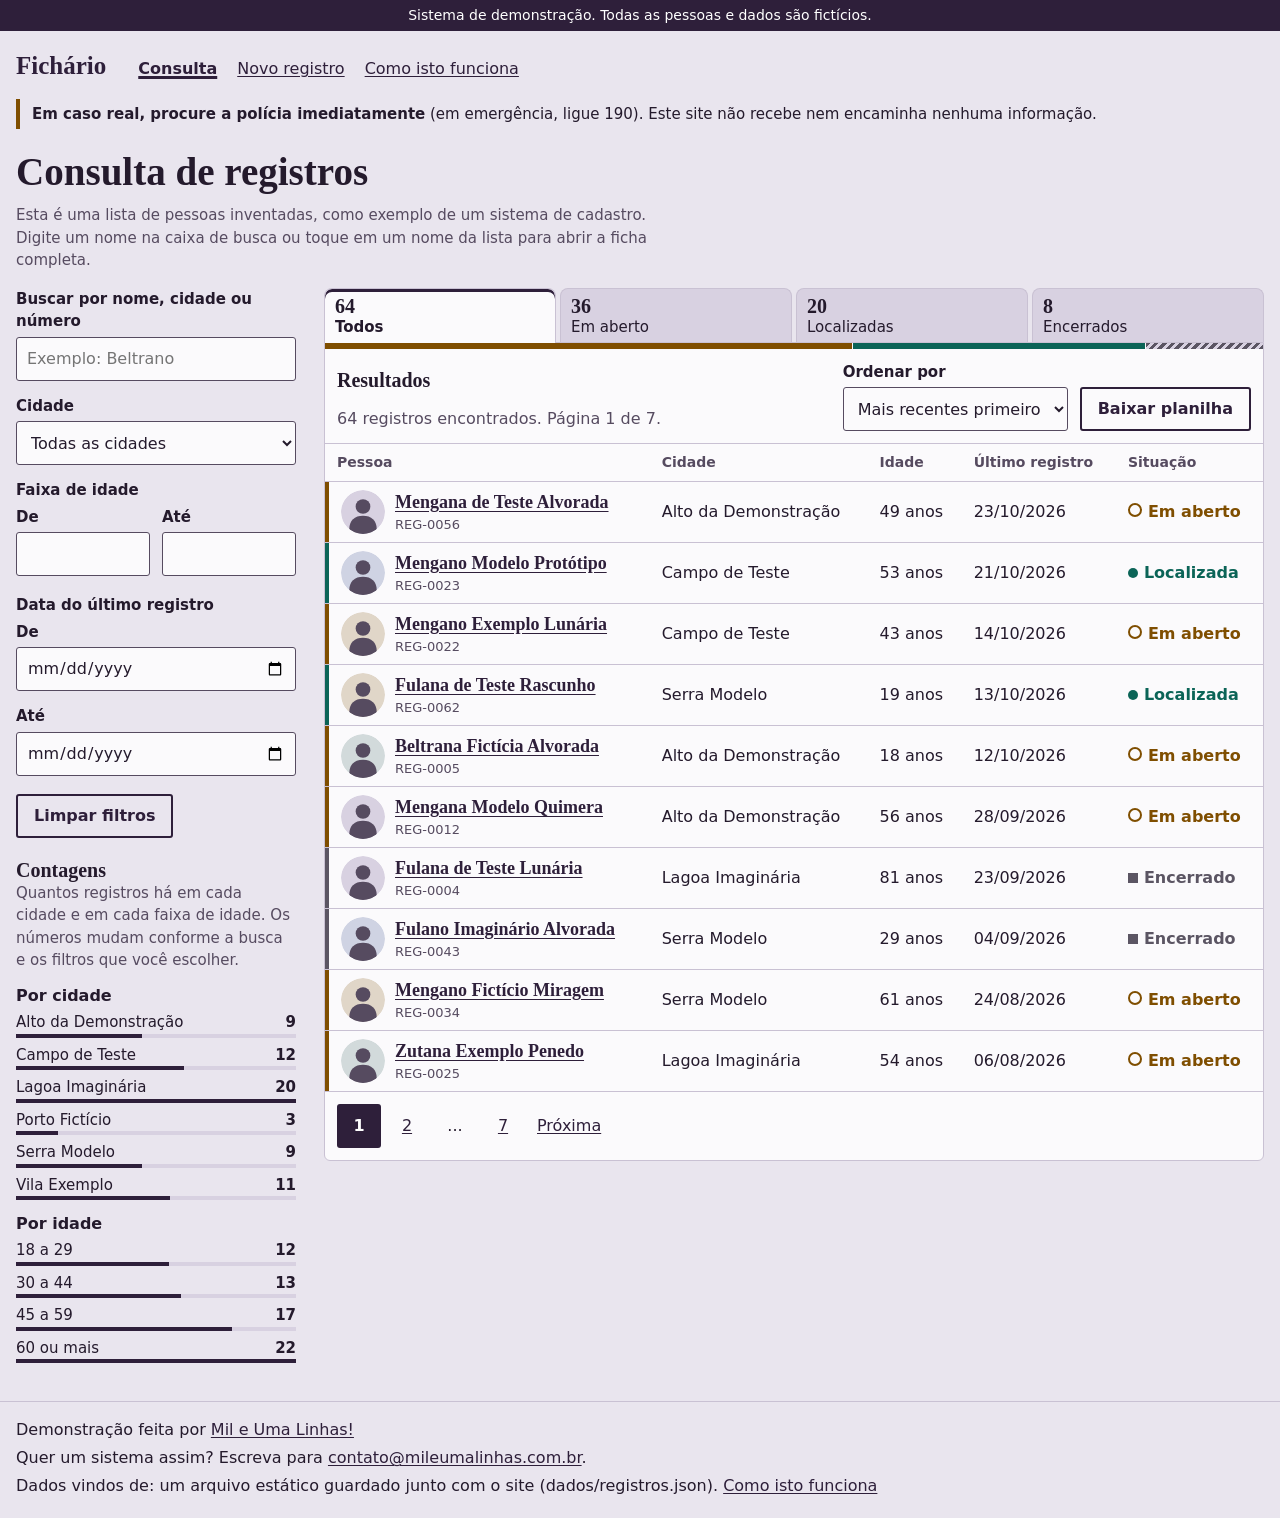
<file: index.html>
<!doctype html>
<html lang="pt-BR">
<head>
<meta charset="utf-8">
<meta name="viewport" content="width=device-width, initial-scale=1">
<meta http-equiv="Content-Security-Policy" content="default-src 'none'; script-src 'self'; style-src 'self'; img-src 'self'; connect-src 'self' http://localhost:* http://127.0.0.1:*; base-uri 'none'; form-action 'none'">
<meta name="referrer" content="no-referrer">
<meta name="robots" content="noindex">
<meta name="description" content="Sistema de demonstração de consulta e cadastro de registros. Todas as pessoas e dados são fictícios.">
<title>Fichário, sistema de demonstração</title>
<meta name="theme-color" content="#2b2039">
<meta property="og:type" content="website">
<meta property="og:locale" content="pt_BR">
<meta property="og:title" content="Fichário: sistema de consulta de demonstração">
<meta property="og:description" content="Consulta com filtros, cadastro, CSV e API em Java. Todas as pessoas e dados são fictícios.">
<meta property="og:image" content="https://toshiro01001.github.io/teste-teste/docs/tela.webp">
<link rel="icon" href="assets/icone.svg" type="image/svg+xml">
<link rel="stylesheet" href="assets/estilo.css">
<script src="assets/config.js" defer></script>
<script src="assets/app.js" defer></script>
</head>
<body>
<a class="pular" href="#conteudo" id="pular">Pular para o conteúdo</a>
<p class="faixa" role="region" aria-label="Aviso de demonstração">Sistema de demonstração. Todas as pessoas e dados são fictícios.</p>

<header class="topo">
  <a class="marca" href="#/">Fichário</a>
  <nav aria-label="Principal">
    <ul>
      <li><a href="#/" data-rota="lista">Consulta</a></li>
      <li><a href="#/novo" data-rota="novo">Novo registro</a></li>
      <li><a href="#/como-funciona" data-rota="como">Como isto funciona</a></li>
    </ul>
  </nav>
</header>

<p class="aviso-real" role="region" aria-label="Aviso sobre casos reais"><strong>Em caso real, procure a polícia imediatamente</strong> (em emergência, ligue 190). Este site não recebe nem encaminha nenhuma informação.</p>

<main id="conteudo" tabindex="-1">
  <noscript><p class="alerta">Este sistema precisa de JavaScript ligado para funcionar.</p></noscript>
  <p class="alerta" id="erro-geral" role="alert" hidden></p>

  <section id="v-lista" hidden>
    <h1 tabindex="-1">Consulta de registros</h1>
    <p class="nota intro">Esta é uma lista de pessoas inventadas, como exemplo de um sistema de cadastro. Digite um nome na caixa de busca ou toque em um nome da lista para abrir a ficha completa.</p>
    <div class="consulta">
      <div class="col-filtros">
        <form id="f-filtros" novalidate>
          <div class="campo">
            <label for="busca">Buscar por nome, cidade ou número</label>
            <input id="busca" name="busca" type="search" maxlength="80" autocomplete="off" placeholder="Exemplo: Beltrano">
          </div>
          <details id="mais-filtros">
            <summary>Mais filtros <span id="qtd-filtros"></span></summary>
            <div class="campo">
              <label for="cidade">Cidade</label>
              <select id="cidade" name="cidade"><option value="">Todas as cidades</option></select>
            </div>
            <fieldset>
              <legend>Faixa de idade</legend>
              <div class="par">
                <div class="campo"><label for="idadeMin">De</label><input id="idadeMin" name="idadeMin" type="number" inputmode="numeric" min="0" max="150" aria-describedby="erro-filtros"></div>
                <div class="campo"><label for="idadeMax">Até</label><input id="idadeMax" name="idadeMax" type="number" inputmode="numeric" min="0" max="150" aria-describedby="erro-filtros"></div>
              </div>
            </fieldset>
            <fieldset>
              <legend>Data do último registro</legend>
              <div class="par datas">
                <div class="campo"><label for="dataDe">De</label><input id="dataDe" name="dataDe" type="date" aria-describedby="erro-filtros"></div>
                <div class="campo"><label for="dataAte">Até</label><input id="dataAte" name="dataAte" type="date" aria-describedby="erro-filtros"></div>
              </div>
            </fieldset>
            <p class="erro" id="erro-filtros" role="alert" hidden></p>
            <button type="button" class="botao secundario" id="limpar">Limpar filtros</button>
          </details>
        </form>
      </div>

      <div class="col-resultados">
        <div class="abas" role="group" aria-label="Filtrar por situação" id="abas"></div>
        <div class="pasta">
          <div class="proporcao" id="proporcao" aria-hidden="true"></div>
          <div class="barra">
            <h2 id="titulo-resultados" tabindex="-1">Resultados</h2>
            <p id="contagem" role="status"></p>
            <div class="campo ordem">
              <label for="ordenar">Ordenar por</label>
              <select id="ordenar">
                <option value="-data">Mais recentes primeiro</option>
                <option value="data">Mais antigos primeiro</option>
                <option value="nome">Nome, de A a Z</option>
                <option value="-nome">Nome, de Z a A</option>
                <option value="idade">Idade, menor primeiro</option>
                <option value="-idade">Idade, maior primeiro</option>
                <option value="cidade">Cidade, de A a Z</option>
                <option value="-cidade">Cidade, de Z a A</option>
              </select>
            </div>
            <button type="button" class="botao secundario" id="exportar" title="Baixa a lista filtrada em um arquivo CSV, que abre no Excel ou em outra planilha">Baixar planilha</button>
          </div>
          <table class="tabela" id="tabela" role="table">
            <caption class="invisivel">Registros fictícios encontrados</caption>
            <thead role="rowgroup"><tr role="row">
              <th role="columnheader" scope="col">Pessoa</th>
              <th role="columnheader" scope="col">Cidade</th>
              <th role="columnheader" scope="col">Idade</th>
              <th role="columnheader" scope="col">Último registro</th>
              <th role="columnheader" scope="col">Situação</th>
            </tr></thead>
            <tbody role="rowgroup" id="linhas"></tbody>
          </table>
          <div class="vazio" id="vazio" hidden>
            <p>Nenhum registro com estes filtros. Limpe os filtros ou amplie a faixa de idade e de data.</p>
            <button type="button" class="botao" id="limpar-vazio">Limpar filtros</button>
          </div>
          <nav class="paginas" aria-label="Páginas de resultados" id="paginas"></nav>
        </div>
      </div>

      <section class="col-contagens" aria-labelledby="titulo-contagens">
        <h2 id="titulo-contagens">Contagens</h2>
        <p class="nota">Quantos registros há em cada cidade e em cada faixa de idade. Os números mudam conforme a busca e os filtros que você escolher.</p>
        <h3>Por cidade</h3>
        <ul class="medidas" id="por-cidade"></ul>
        <h3>Por idade</h3>
        <ul class="medidas" id="por-idade"></ul>
      </section>
    </div>
  </section>

  <section id="v-detalhe" hidden>
    <p><a id="voltar" href="#/">Voltar à consulta</a></p>
    <div class="detalhe">
      <article class="ficha" id="ficha">
        <div class="ficha-topo">
          <span id="ficha-avatar"></span>
          <div>
            <h1 id="ficha-nome" tabindex="-1"></h1>
            <p class="situacao" id="ficha-situacao"></p>
          </div>
        </div>
        <dl id="ficha-dados"></dl>
        <h2>Descrição</h2>
        <p id="ficha-descricao"></p>
      </article>

      <div class="painel-form">
        <h2>Tenho uma informação</h2>
        <p class="nota">Este formulário mostra como alguém poderia mandar uma informação sobre a pessoa da ficha. Preencha os campos e toque em "Testar o envio" para ver a conferência funcionando.</p>
        <p class="nota-forte" id="nota-informacao"></p>
        <form id="f-info" novalidate>
          <p class="nota">Preencha com dados inventados. Só o e-mail é opcional.</p>
          <div class="resumo-erros" id="f-info-erros" tabindex="-1" role="alert" hidden></div>
          <div class="campo"><label for="i-local">Onde foi</label><input id="i-local" name="local" maxlength="80" autocomplete="off" aria-required="true" aria-describedby="i-local-erro"><p class="erro" id="i-local-erro" hidden></p></div>
          <div class="campo"><label for="i-data">Quando foi</label><input id="i-data" name="data" type="date" aria-required="true" aria-describedby="i-data-erro"><p class="erro" id="i-data-erro" hidden></p></div>
          <div class="campo"><label for="i-relato">O que foi visto</label><textarea id="i-relato" name="relato" rows="4" maxlength="600" aria-required="true" aria-describedby="i-relato-erro"></textarea><p class="erro" id="i-relato-erro" hidden></p></div>
          <div class="campo"><label for="i-contato">E-mail para retorno (opcional)</label><input id="i-contato" name="contato" type="email" maxlength="120" autocomplete="off" aria-describedby="i-contato-erro"><p class="erro" id="i-contato-erro" hidden></p></div>
          <div class="campo marcar"><input id="i-ciente" name="ciente" type="checkbox" aria-required="true" aria-describedby="i-ciente-erro"><label for="i-ciente">Entendi que esta é uma demonstração e que ninguém vai receber esta informação.</label><p class="erro" id="i-ciente-erro" hidden></p></div>
          <button class="botao" type="submit">Testar o envio</button>
        </form>
        <div class="confirmacao" id="f-info-ok" tabindex="-1" hidden>
          <p id="f-info-ok-texto"></p>
          <p>Em caso real, procure a polícia.</p>
          <button type="button" class="botao secundario" id="f-info-nova">Preencher de novo</button>
        </div>
      </div>
    </div>
  </section>

  <section id="v-novo" hidden>
    <h1 tabindex="-1">Novo registro</h1>
    <div class="painel-form estreito">
      <p class="nota">Aqui você cadastra uma pessoa inventada para ver como o sistema confere cada campo. Preencha tudo e toque em "Cadastrar registro". Se algo estiver errado, a tela aponta o campo e explica o motivo.</p>
      <p class="nota-forte" id="nota-novo"></p>
      <form id="f-novo" novalidate>
        <p class="nota">Use só dados inventados. Todos os campos são obrigatórios.</p>
        <div class="resumo-erros" id="f-novo-erros" tabindex="-1" role="alert" hidden></div>
        <div class="campo"><label for="n-nome">Nome fictício</label><input id="n-nome" name="nome" maxlength="80" autocomplete="off" aria-required="true" aria-describedby="n-nome-erro"><p class="erro" id="n-nome-erro" hidden></p></div>
        <div class="par">
          <div class="campo"><label for="n-idade">Idade</label><input id="n-idade" name="idade" type="number" inputmode="numeric" min="18" max="110" aria-required="true" aria-describedby="n-idade-erro"><p class="erro" id="n-idade-erro" hidden></p></div>
          <div class="campo"><label for="n-situacao">Situação</label><select id="n-situacao" name="situacao" aria-required="true" aria-describedby="n-situacao-erro"><option value="">Escolha</option><option value="em_aberto">Em aberto</option><option value="localizada">Localizada</option><option value="encerrado">Encerrado</option></select><p class="erro" id="n-situacao-erro" hidden></p></div>
        </div>
        <div class="campo"><label for="n-cidade">Cidade fictícia</label><input id="n-cidade" name="cidade" maxlength="60" autocomplete="off" aria-required="true" aria-describedby="n-cidade-erro"><p class="erro" id="n-cidade-erro" hidden></p></div>
        <div class="campo"><label for="n-data">Data do último registro</label><input id="n-data" name="data" type="date" aria-required="true" aria-describedby="n-data-erro"><p class="erro" id="n-data-erro" hidden></p></div>
        <div class="campo"><label for="n-descricao">Descrição</label><textarea id="n-descricao" name="descricao" rows="4" maxlength="600" aria-required="true" aria-describedby="n-descricao-erro"></textarea><p class="erro" id="n-descricao-erro" hidden></p></div>
        <button class="botao" type="submit">Cadastrar registro</button>
      </form>
      <div class="confirmacao" id="f-novo-ok" tabindex="-1" hidden>
        <p id="f-novo-ok-texto"></p>
        <p><a id="f-novo-link" href="#/">Abrir a ficha</a></p>
        <button type="button" class="botao secundario" id="f-novo-nova">Cadastrar outro</button>
      </div>
    </div>
  </section>

  <section id="v-como" class="texto" hidden>
    <h1 tabindex="-1">Como isto funciona</h1>
    <p>O Fichário é um exemplo de sistema de cadastro: uma lista de pessoas inventadas que você pode buscar, filtrar, abrir uma por uma e aumentar com novos registros. Ele existe para mostrar o tipo de sistema que a Mil e Uma Linhas! faz. Nada aqui é real e nada é vendido ou cobrado.</p>
    <h2>O que você pode fazer</h2>
    <ul>
      <li><strong>Consulta:</strong> digite um nome, uma cidade ou um número na caixa de busca. A lista muda enquanto você digita. Toque em um nome para abrir a ficha completa.</li>
      <li><strong>Mais filtros:</strong> escolha a cidade, a faixa de idade e o período. As abas acima da lista separam por situação (em aberto, localizada, encerrado).</li>
      <li><strong>Baixar planilha:</strong> salva a lista que está na tela em um arquivo que abre no Excel ou em outra planilha.</li>
      <li><strong>Novo registro:</strong> cadastra uma pessoa inventada. Se algum campo estiver errado, a tela aponta qual e explica o motivo.</li>
    </ul>
    <h2>Por dentro, em linguagem comum</h2>
    <p>O sistema tem duas partes que conversam. A primeira é a tela que você está vendo, que roda no navegador sem instalar nada: a busca, os filtros, a ordenação, as páginas, as contagens e a planilha ficam todos aqui. Cada ficha e cada busca tem endereço próprio: copie o link da barra do navegador e a mesma tela abre em outro aparelho. A tela foi feita para funcionar pelo teclado e com leitor de tela.</p>
    <p>A segunda parte é de onde vêm os dados. Nesta versão publicada, as fichas vêm de um arquivo fixo guardado junto com o site, e o que você cadastra fica só nesta aba: some ao recarregar a página. Na versão com servidor, um programa em Java recebe os pedidos, confere cada campo, recusa o que estiver errado e explica o motivo. O projeto traz ainda o desenho das tabelas para guardar tudo em um banco de dados.</p>
    <p>Agora os dados desta tela vêm de: <strong id="modo-como"></strong>.</p>
    <details class="tecnico" id="detalhes-tecnicos">
      <summary>Detalhes técnicos</summary>
      <ul>
        <li><strong>Tela:</strong> HTML, CSS e JavaScript sem bibliotecas, sem etapa de build e sem nada carregado de terceiros. As rotas (consulta, ficha, novo registro) e os filtros ficam no endereço da página, depois do símbolo #.</li>
        <li><strong>Fontes de dados:</strong> o arquivo <code>dados/registros.json</code> (modo estático) ou a API em Java (modo servidor). As duas respondem às mesmas funções no código, e um teste confere que dão os mesmos resultados.</li>
        <li><strong>API (a parte do servidor que responde aos pedidos da tela):</strong> Java 17 puro, com <code>com.sun.net.httpserver</code>, sem framework e sem dependência externa. Rotas REST para listar, abrir, criar, atualizar e apagar registros e para as contagens. Erros de preenchimento voltam com status 400 e o motivo por campo. Os dados ficam na memória do servidor.</li>
        <li><strong>Banco de dados:</strong> o esquema SQL está em <code>servidor-java/sql/esquema.sql</code> e é testado em SQLite. O servidor da demonstração não usa banco; para ligar um, troca-se a classe de repositório por uma versão com JDBC.</li>
        <li><strong>Segurança:</strong> Content-Security-Policy restrita (nada externo), todo dado variável entra como texto e nunca como HTML, as mesmas regras de validação rodam na tela e no servidor, o servidor só deixa alterar dados a partir de uma origem autorizada e recusa corpos acima de 64 KB, e a planilha protege contra fórmulas injetadas. Não há login: numa publicação real, a API ficaria atrás de HTTPS com autenticação.</li>
        <li><strong>Acessibilidade e testes:</strong> navegação por teclado, leitor de tela e contraste AA conferidos por testes automatizados no Chromium (computador, iPhone 13 e tela de 320 px), além de testes da API em Java e do esquema SQL.</li>
      </ul>
      <p>O código completo e as instruções para rodar estão no README do repositório.</p>
    </details>
    <h2>O que dá para adaptar</h2>
    <p>A estrutura é a mesma para qualquer cadastro. Mudam os campos, os filtros e as regras:</p>
    <ul>
      <li><strong>Estoque:</strong> produto, quantidade, depósito, validade e alerta de falta.</li>
      <li><strong>Clientes:</strong> contato, cidade, situação do atendimento e última conversa.</li>
      <li><strong>Processos:</strong> número, responsável, prazo e andamento.</li>
      <li><strong>Qualquer outro cadastro:</strong> associados, matrículas, equipamentos, chamados.</li>
    </ul>
    <h2>O que esta demonstração não faz</h2>
    <p>Não é um serviço oficial, não tem ligação com nenhum órgão público e não recebe nem encaminha informações. As pessoas, as cidades e os casos foram inventados. Em caso real, procure a polícia.</p>
  </section>

  <section id="v-nao" hidden>
    <h1 tabindex="-1">Página não encontrada</h1>
    <p id="nao-texto">Este endereço não leva a nenhuma tela do sistema.</p>
    <p><a href="#/">Ir para a consulta</a></p>
  </section>
</main>

<footer class="rodape">
  <p>Demonstração feita por <a href="https://mileumalinhas.com.br" rel="noopener">Mil e Uma Linhas!</a></p>
  <p>Quer um sistema assim? Escreva para <a href="mailto:contato@mileumalinhas.com.br">contato@mileumalinhas.com.br</a>.</p>
  <p>Dados vindos de: <span id="modo-rodape"></span>. <a href="#/como-funciona">Como isto funciona</a></p>
</footer>
<div class="invisivel" id="anuncio" role="status"></div>
</body>
</html>
</file>
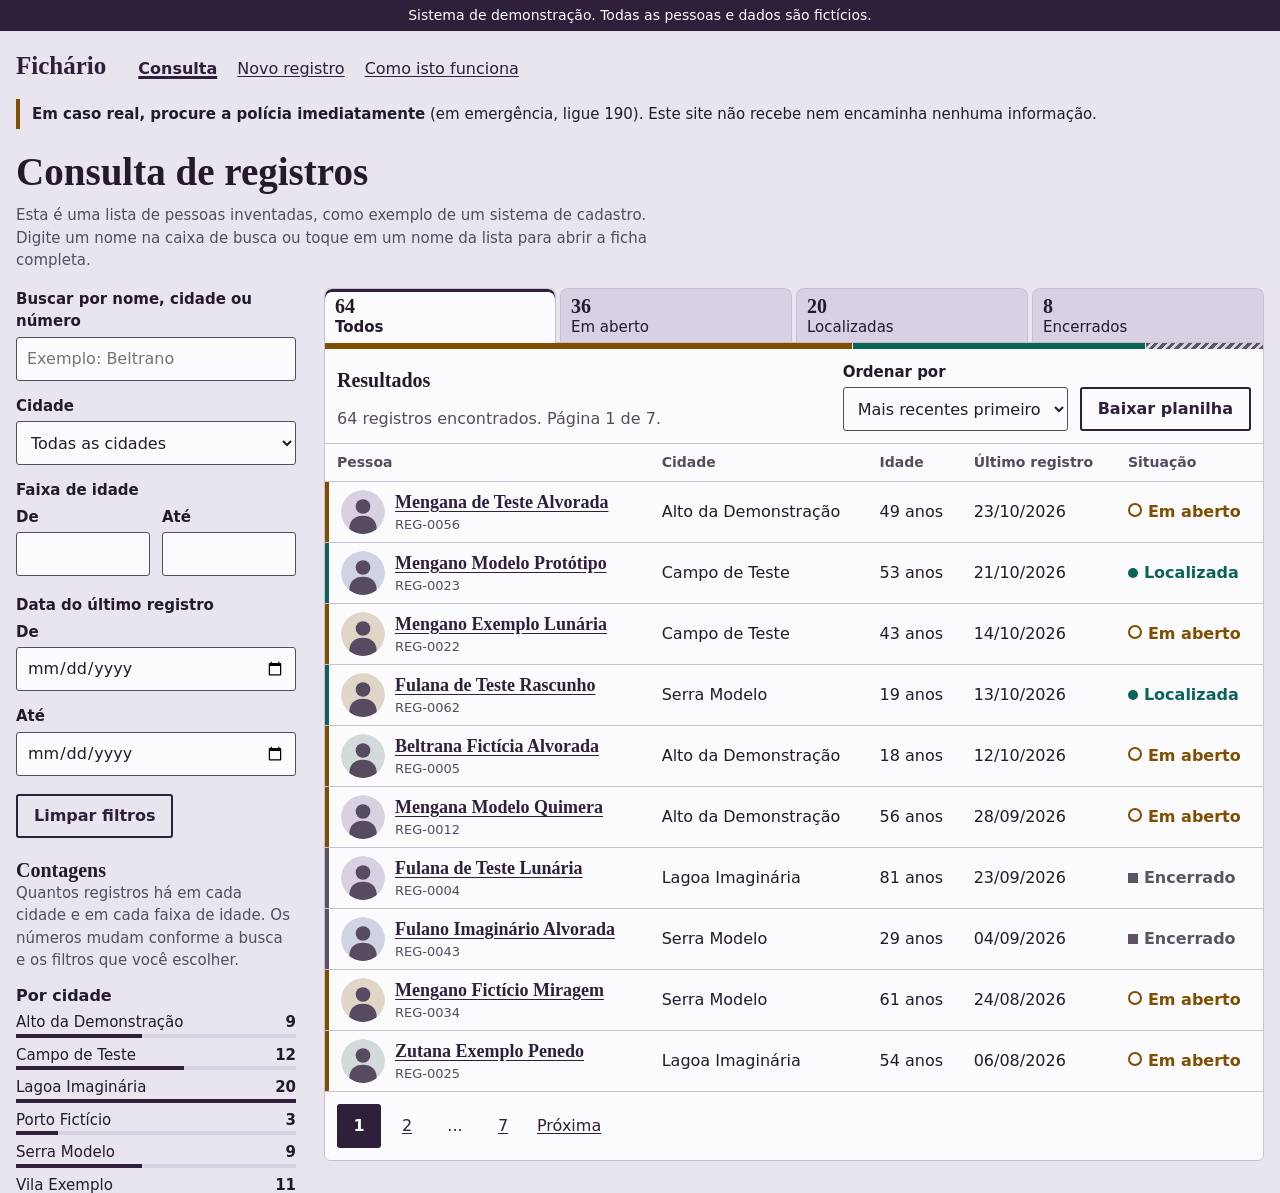
<file: PoliciaIndex/lista.html>
<!doctype html>
<html lang="pt-BR">
<head>
<meta charset="utf-8">
<meta name="viewport" content="width=device-width, initial-scale=1">
<meta http-equiv="Content-Security-Policy" content="default-src 'none'; style-src 'self'; img-src 'self'; base-uri 'none'; form-action 'none'">
<meta http-equiv="refresh" content="0; url=../index.html">
<meta name="robots" content="noindex">
<title>Fichário, sistema de demonstração</title>
<link rel="icon" href="../assets/icone.svg" type="image/svg+xml">
<link rel="stylesheet" href="../assets/estilo.css">
</head>
<body>
<p class="faixa">Sistema de demonstração. Todas as pessoas e dados são fictícios.</p>
<main id="conteudo">
  <h1>Esta página mudou de lugar</h1>
  <p><a href="../index.html">Ir para a consulta de registros</a></p>
</main>
<footer class="rodape"><p>Demonstração feita por <a href="https://mileumalinhas.com.br" rel="noopener">Mil e Uma Linhas!</a></p></footer>
</body>
</html>
</file>
<file: assets/estilo.css>
:root {
  color-scheme: light;
  --berinjela: #2e1f3a;
  --tinta: #241a2c;
  --lousa: #564b60;
  --nevoa: #e9e5ee;
  --aba: #d8d1e1;
  --papel: #fbfafc;
  --filete: #c9c1d3;
  --ambar: #7f4e00;
  --verde: #0b6457;
  --cinza: #5b5563;
  --erro: #9b1c31;
  --serifa: "Iowan Old Style", "Palatino Linotype", Palatino, "Book Antiqua", Georgia, serif;
  --sem-serifa: "Avenir Next", "Segoe UI", "Noto Sans", system-ui, sans-serif;
}

* { box-sizing: border-box; }
html { scroll-padding-top: 4.5rem; -webkit-text-size-adjust: 100%; }
body {
  margin: 0;
  background: var(--nevoa);
  color: var(--tinta);
  font: 1rem/1.5 var(--sem-serifa);
  overflow-wrap: anywhere;
}
h1, h2, h3 { font-family: var(--serifa); font-weight: 600; line-height: 1.2; margin: 0; }
h1 { font-size: 1.953rem; }
h2 { font-size: 1.25rem; }
h3 { font-size: 1rem; font-family: var(--sem-serifa); }
p { margin: 0 0 .75rem; }
a { color: var(--berinjela); text-underline-offset: .15em; }
a:hover { text-decoration-thickness: 2px; }
:focus { outline: none; }
:focus-visible, a:focus-visible, summary:focus-visible { outline: 3px solid var(--ambar); outline-offset: 2px; border-radius: 2px; }
[hidden] { display: none !important; }

.invisivel { position: absolute; width: 1px; height: 1px; margin: -1px; overflow: hidden; clip-path: inset(50%); white-space: nowrap; }
.pular { position: absolute; left: 1rem; top: -4rem; z-index: 30; background: var(--papel); padding: .5rem .75rem; }
.pular:focus { top: .5rem; }

.faixa {
  position: sticky;
  top: 0;
  z-index: 20;
  margin: 0;
  padding: .4rem 1rem;
  background: var(--berinjela);
  color: #fff;
  font-size: .875rem;
  line-height: 1.3;
  text-align: center;
}

.topo {
  display: flex;
  flex-wrap: wrap;
  align-items: baseline;
  gap: .25rem 2rem;
  max-width: 80rem;
  margin: 0 auto;
  padding: 1rem 1rem .5rem;
}
.marca { font: 600 1.563rem/1.2 var(--serifa); text-decoration: none; color: var(--berinjela); }
.topo ul { display: flex; flex-wrap: wrap; gap: 0 1.25rem; margin: 0; padding: 0; list-style: none; }
.topo li a { display: inline-block; padding: .625rem 0; }
.topo a[aria-current] { font-weight: 700; text-decoration-thickness: 3px; }

.aviso-real {
  max-width: 78rem;
  margin: 0 auto .75rem;
  margin-inline: max(1rem, calc((100% - 78rem) / 2));
  padding: .25rem 0 .25rem .75rem;
  border-left: 4px solid var(--ambar);
  font-size: .9375rem;
}

main { display: block; max-width: 80rem; margin: 0 auto; padding: .5rem 1rem 2rem; }
main > section > h1 { margin-bottom: 1rem; }

.alerta { padding: .75rem 1rem; background: var(--papel); border: 2px solid var(--erro); color: var(--erro); }

/* Consulta: a pasta com abas é o centro da tela. */
.consulta {
  display: grid;
  grid-template-columns: minmax(0, 1fr);
  gap: 1.25rem;
}

.campo { margin-bottom: .875rem; min-width: 0; }
label, legend { display: block; font-weight: 600; font-size: .9375rem; margin-bottom: .25rem; }
legend { padding: 0; }
fieldset { border: 0; padding: 0; margin: 0 0 .25rem; min-width: 0; }
input, select, textarea, .botao { font: inherit; color: inherit; }
input:not([type=checkbox]), select, textarea {
  display: block;
  width: 100%;
  min-width: 0;
  min-height: 2.75rem;
  padding: .5rem .625rem;
  background: var(--papel);
  border: 1px solid var(--lousa);
  border-radius: 3px;
}
input[aria-invalid=true], select[aria-invalid=true], textarea[aria-invalid=true] { border: 2px solid var(--erro); }
input[type=date] { -webkit-appearance: none; appearance: none; }
textarea { resize: vertical; }
.par { display: grid; grid-template-columns: repeat(2, minmax(0, 1fr)); gap: .75rem; }
.par.datas { grid-template-columns: minmax(0, 1fr); gap: 0; }
.erro { margin: .25rem 0 0; color: var(--erro); font-size: .9375rem; font-weight: 600; }
.marcar { display: grid; grid-template-columns: auto 1fr; gap: .25rem .5rem; align-items: start; }
.marcar input { width: 1.375rem; height: 1.375rem; margin: .1rem 0 0; }
.marcar label { font-weight: 400; margin: 0; }
.marcar .erro { grid-column: 1 / -1; }

.botao {
  display: inline-block;
  min-height: 2.75rem;
  padding: .5rem 1rem;
  background: var(--berinjela);
  color: #fff;
  border: 2px solid var(--berinjela);
  border-radius: 3px;
  font-weight: 600;
  cursor: pointer;
}
.botao.secundario { background: transparent; color: var(--berinjela); }
.botao:hover { background: var(--lousa); border-color: var(--lousa); color: #fff; }
.botao[disabled] { opacity: .6; cursor: progress; }

summary { min-height: 2.75rem; padding: .625rem 0; font-weight: 600; cursor: pointer; }
#qtd-filtros { font-weight: 400; }

.abas { display: grid; grid-template-columns: repeat(4, minmax(0, 1fr)); gap: .125rem; align-items: stretch; }
.aba {
  position: relative;
  display: block;
  width: 100%;
  min-height: 3.25rem;
  padding: .375rem .1875rem;
  background: var(--aba);
  color: var(--tinta);
  border: 1px solid var(--filete);
  border-bottom: 0;
  border-radius: 8px 8px 0 0;
  font: inherit;
  font-size: .75rem;
  line-height: 1.2;
  text-align: left;
  overflow-wrap: normal;
  cursor: pointer;
}
.aba b { display: block; font: 600 1.25rem/1.15 var(--serifa); }
.aba:hover { background: #cec6d9; }
.aba[aria-pressed=true] {
  z-index: 1;
  margin-bottom: -1px;
  padding-bottom: calc(.375rem + 1px);
  background: var(--papel);
  font-weight: 700;
  box-shadow: inset 0 3px 0 var(--marca-aba, var(--berinjela));
}
.aba.s-em_aberto { --marca-aba: var(--ambar); }
.aba.s-localizada { --marca-aba: var(--verde); }
.aba.s-encerrado { --marca-aba: var(--cinza); }

.pasta { background: var(--papel); border: 1px solid var(--filete); border-radius: 0 0 6px 6px; }
.proporcao { display: flex; height: 6px; gap: 1px; background: var(--papel); }
.proporcao span { min-width: 0; }
.proporcao .s-em_aberto { background: var(--ambar); }
.proporcao .s-localizada { background: var(--verde); }
.proporcao .s-encerrado { background: repeating-linear-gradient(135deg, var(--cinza) 0 3px, var(--aba) 3px 6px); }

.barra { display: grid; gap: .5rem .75rem; padding: .75rem; border-bottom: 1px solid var(--filete); }
.barra p { margin: 0; color: var(--lousa); }
.barra .ordem { margin: 0; }
.barra .botao { width: 100%; }

.tabela { width: 100%; border-collapse: collapse; }
.tabela thead { position: absolute; width: 1px; height: 1px; overflow: hidden; clip-path: inset(50%); }
.tabela, .tabela tbody { display: block; }
.tabela tr {
  position: relative;
  display: grid;
  grid-template-columns: repeat(2, minmax(0, 1fr));
  gap: .375rem .75rem;
  padding: .75rem .75rem .75rem 1rem;
  border-bottom: 1px solid var(--filete);
  box-shadow: inset 4px 0 0 var(--marca-aba, var(--filete));
}
.tabela tr:hover { background: #f1eef4; }
.tabela tr.s-em_aberto { --marca-aba: var(--ambar); }
.tabela tr.s-localizada { --marca-aba: var(--verde); }
.tabela tr.s-encerrado { --marca-aba: var(--cinza); }
.tabela td { display: block; min-width: 0; }
.tabela td[data-rotulo]::before { content: attr(data-rotulo); display: block; font-size: .8125rem; color: var(--lousa); }
.tabela td.pessoa { grid-column: 1 / -1; }
.pessoa-dentro { display: flex; align-items: center; gap: .625rem; }
.pessoa a { font: 600 1.125rem/1.25 var(--serifa); }
.pessoa a::after { content: ""; position: absolute; inset: 0; }
.pessoa small { display: block; color: var(--lousa); font-size: .8125rem; font-variant-numeric: tabular-nums; }
td, .tabela td { font-variant-numeric: tabular-nums; }

.avatar { display: block; flex: none; width: 2.75rem; height: 2.75rem; border-radius: 50%; }
.avatar .fundo { fill: var(--aba); }
.avatar .figura { fill: var(--lousa); }
.avatar.t1 .fundo { fill: #d2dadb; }
.avatar.t2 .fundo { fill: #e0d6c8; }
.avatar.t3 .fundo { fill: #cfd3e3; }
.situacao { margin: 0; font-weight: 600; }
.situacao::before { content: ""; display: inline-block; width: .625rem; height: .625rem; margin-right: .375rem; }
.situacao.s-em_aberto { color: var(--ambar); }
.situacao.s-em_aberto::before { border: 2px solid currentColor; border-radius: 50%; }
.situacao.s-localizada { color: var(--verde); }
.situacao.s-localizada::before { background: currentColor; border-radius: 50%; }
.situacao.s-encerrado { color: var(--cinza); }
.situacao.s-encerrado::before { background: currentColor; }

.vazio { padding: 2rem 1rem; }
.paginas { padding: .75rem; }
.paginas ul { display: flex; flex-wrap: wrap; gap: .25rem; margin: 0; padding: 0; list-style: none; }
.paginas a, .paginas span {
  display: inline-flex;
  align-items: center;
  justify-content: center;
  min-width: 2.75rem;
  min-height: 2.75rem;
  padding: 0 .5rem;
  border-radius: 3px;
  font-variant-numeric: tabular-nums;
}
.paginas a[aria-current] { background: var(--berinjela); color: #fff; font-weight: 700; text-decoration: none; }

.col-contagens { padding-top: .25rem; }
.col-contagens h3 { margin: .875rem 0 .375rem; }
.nota { color: var(--lousa); font-size: .9375rem; }
.medidas { margin: 0; padding: 0; list-style: none; font-size: .9375rem; }
.medidas li { display: grid; grid-template-columns: 1fr auto; gap: 0 .5rem; margin-bottom: .375rem; font-variant-numeric: tabular-nums; }
.medidas i { grid-column: 1 / -1; display: block; height: 4px; background: var(--aba); }
.medidas i span { display: block; height: 100%; background: var(--berinjela); }

/* Ficha e formulários */
.detalhe { display: grid; grid-template-columns: minmax(0, 1fr); gap: 1.5rem; align-items: start; }
.ficha, .painel-form { padding: 1rem; background: var(--papel); border: 1px solid var(--filete); border-radius: 6px; }
.ficha { border-top: 6px solid var(--marca-aba, var(--filete)); }
.ficha.s-em_aberto { --marca-aba: var(--ambar); }
.ficha.s-localizada { --marca-aba: var(--verde); }
.ficha.s-encerrado { --marca-aba: var(--cinza); }
.ficha-topo { display: flex; align-items: center; gap: 1rem; margin-bottom: 1rem; }
.ficha-topo .avatar { width: 5rem; height: 5rem; }
.ficha-topo h1 { margin-bottom: .25rem; }
.ficha dl { display: grid; grid-template-columns: repeat(2, minmax(0, 1fr)); gap: .75rem 1rem; margin: 0 0 1.25rem; }
.ficha dt { font-size: .875rem; color: var(--lousa); }
.ficha dd { margin: 0; font-weight: 600; }
.ficha h2 { margin-bottom: .375rem; }
.ficha p:last-child { max-width: 62ch; margin: 0; }
.painel-form h2 { margin-bottom: .5rem; }
.estreito { max-width: 40rem; }
.nota-forte { padding: .625rem .75rem; background: #fff3dc; border-left: 4px solid var(--ambar); }
.resumo-erros { margin-bottom: 1rem; padding: .75rem; border: 2px solid var(--erro); color: var(--erro); }
.resumo-erros ul { margin: .25rem 0 0; padding-left: 1.25rem; }
.resumo-erros a { color: var(--erro); }
.confirmacao { padding: .75rem; border-left: 4px solid var(--verde); background: #e7f3f0; }

.texto { max-width: 42rem; }
.texto h2 { margin: 1.5rem 0 .5rem; }
.texto p, .texto li { font-size: 1.0625rem; line-height: 1.6; }
.texto ul { padding-left: 1.25rem; }
.intro { max-width: 42rem; margin: -.5rem 0 1rem; line-height: 1.5; }
.tecnico { margin: 1.5rem 0; padding: 0 1rem; background: var(--papel); border: 1px solid var(--filete); border-radius: 6px; }
.tecnico > summary { padding: .625rem 0; }
.tecnico ul { margin: .5rem 0 1rem; }
.tecnico li { margin-bottom: .5rem; overflow-wrap: anywhere; }
.tecnico code { font-size: .9375em; background: #efebf3; padding: 0 .25em; border-radius: 3px; }

.rodape { border-top: 1px solid var(--filete); padding: 1rem; max-width: 80rem; margin: 0 auto; }
.rodape p { margin: 0 0 .25rem; }

@media (min-width: 24rem) {
  .abas { gap: .25rem; }
  .aba { padding-inline: .375rem; font-size: .8125rem; }
}

@media (min-width: 40rem) {
  .barra { grid-template-columns: 1fr auto auto; align-items: end; }
  .barra h2, .barra p { grid-column: 1; }
  .barra h2 { grid-row: 1; }
  .barra p { grid-row: 2; }
  .barra .ordem { grid-column: 2; grid-row: 1 / 3; }
  .barra .botao { grid-column: 3; grid-row: 1 / 3; width: auto; }
  .aba { padding-inline: .625rem; font-size: .9375rem; }
}

@media (min-width: 60rem) {
  .consulta {
    grid-template-columns: 17.5rem minmax(0, 1fr);
    grid-template-rows: auto 1fr;
    grid-template-areas: "filtros resultados" "contagens resultados";
    gap: 1rem 1.75rem;
  }
  .col-filtros { grid-area: filtros; }
  .col-resultados { grid-area: resultados; }
  .col-contagens { grid-area: contagens; }
  #mais-filtros > summary { display: none; }

  .tabela { display: table; }
  .tabela thead { position: static; display: table-header-group; width: auto; height: auto; overflow: visible; clip-path: none; }
  .tabela tbody { display: table-row-group; }
  .tabela tr { display: table-row; padding: 0; box-shadow: none; }
  .tabela th { padding: .5rem .75rem; text-align: left; font-size: .875rem; font-weight: 600; color: var(--lousa); border-bottom: 1px solid var(--filete); }
  .tabela td { display: table-cell; padding: .5rem .75rem; vertical-align: middle; border-bottom: 1px solid var(--filete); }
  .tabela td.pessoa { box-shadow: inset 4px 0 0 var(--marca-aba, var(--filete)); padding-left: 1rem; }
  .tabela td[data-rotulo]::before { content: none; }

  .detalhe { grid-template-columns: minmax(0, 1fr) 26rem; }
  .ficha, .painel-form { padding: 1.5rem; }
  .ficha-topo .avatar { width: 7rem; height: 7rem; }
  h1 { font-size: 2.441rem; }
  .ficha dl { grid-template-columns: repeat(4, minmax(0, 1fr)); }
}

.pagina-404 { max-width: 60ch; margin: auto; padding: 14vh 20px; }
.pagina-404 p { margin: 1em 0; }
</file>
